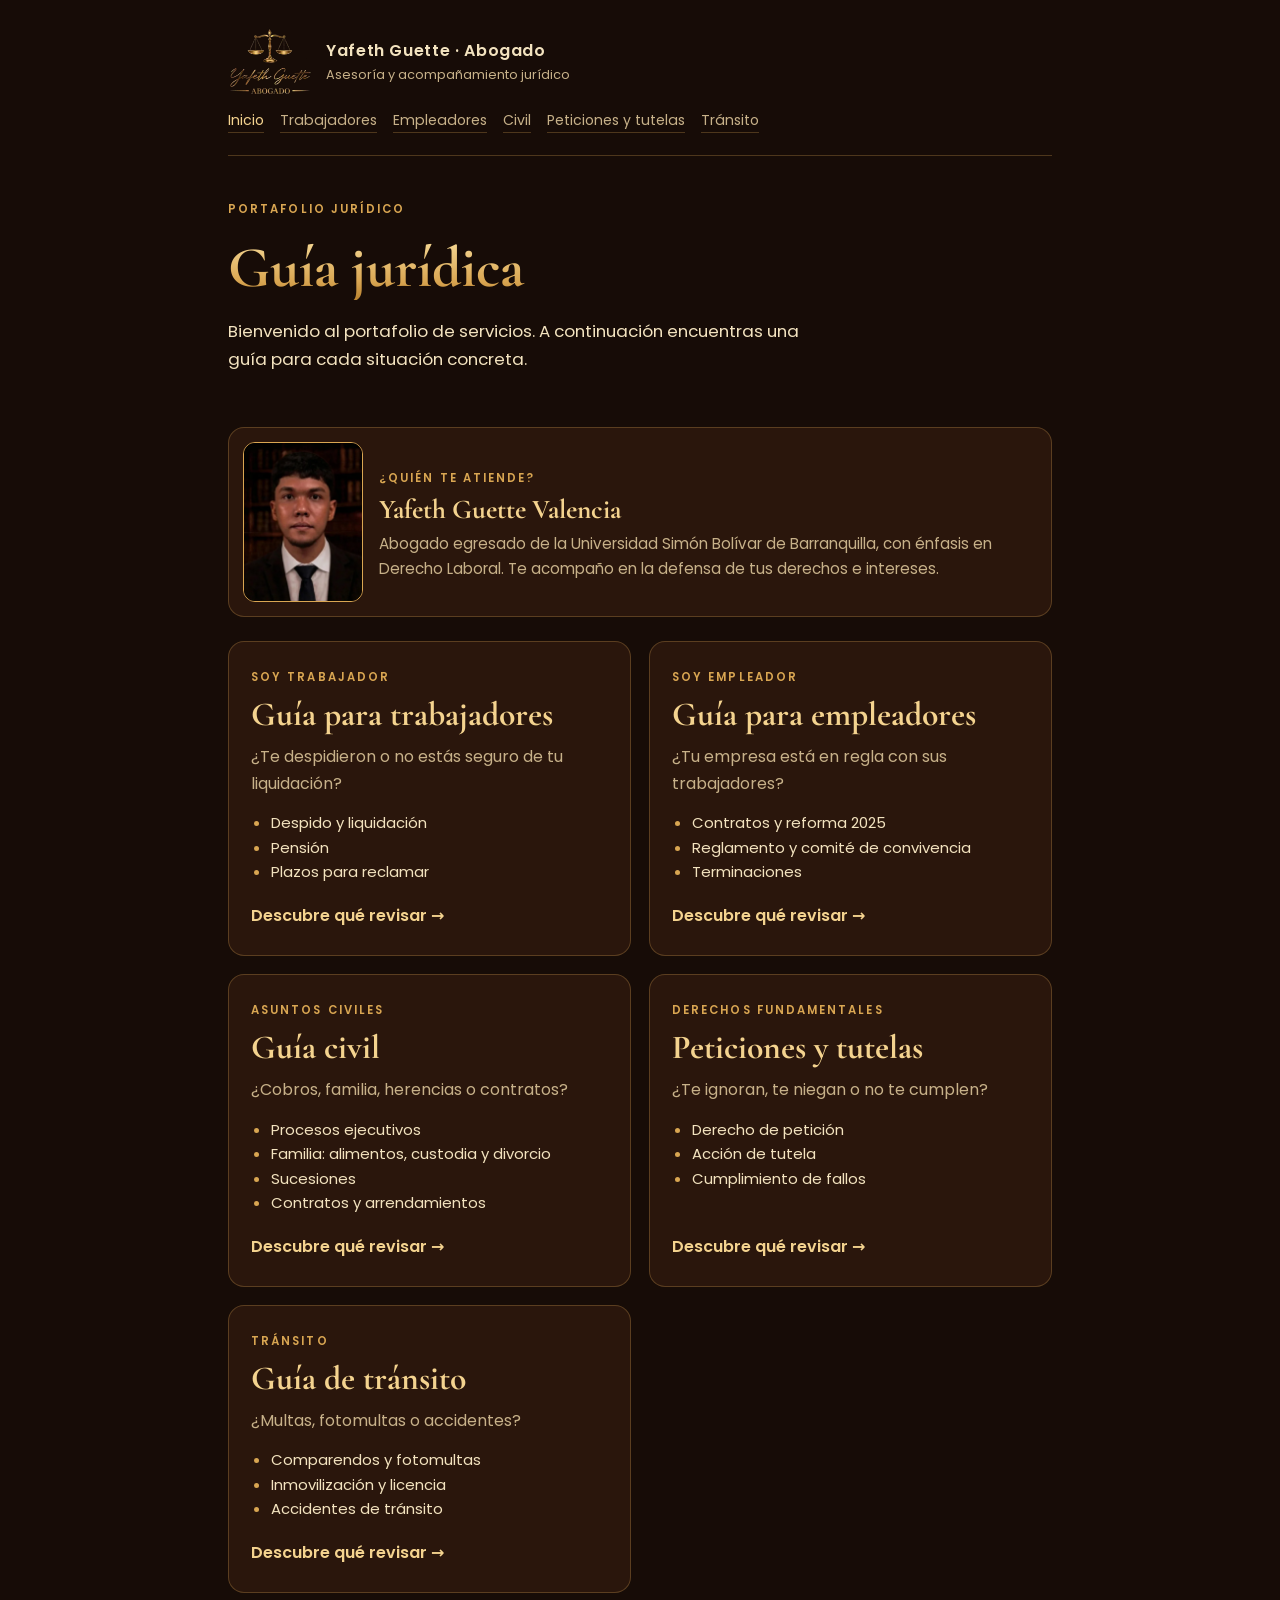
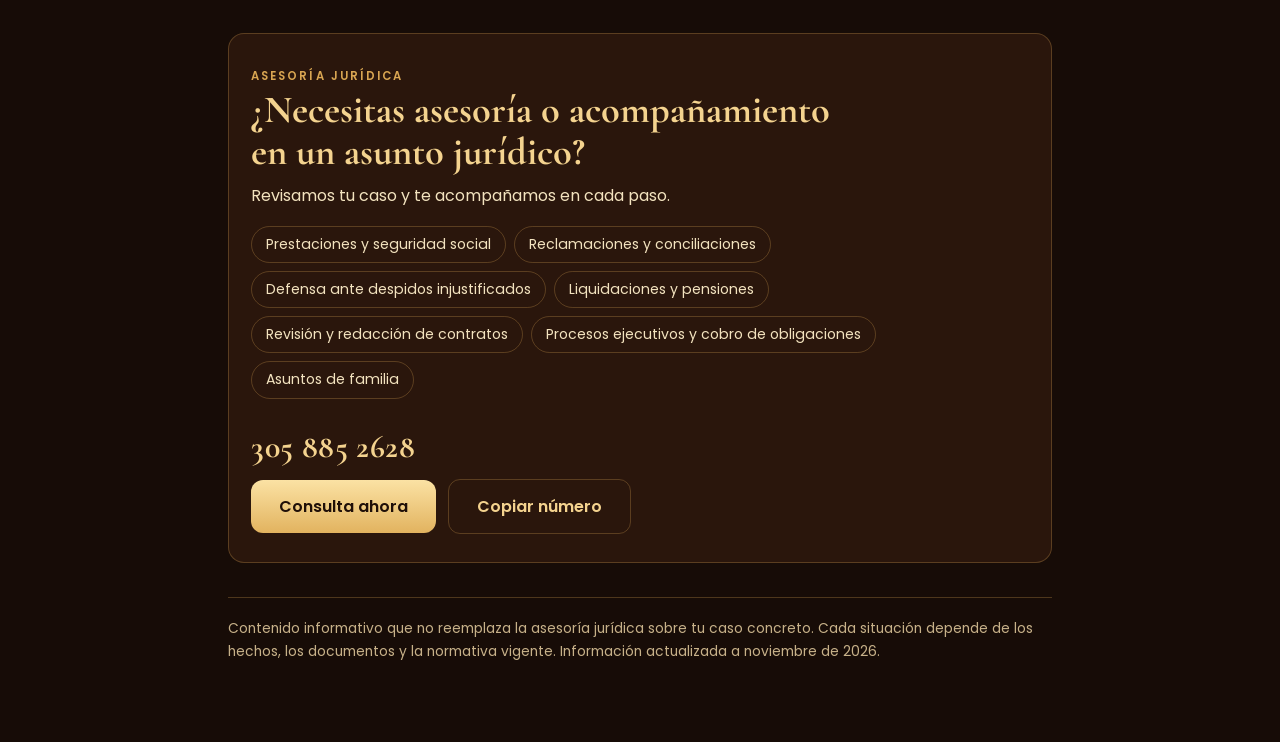
<file: index.html>
<!doctype html>
<html lang="es">
<head>
<meta charset="utf-8">
<meta name="viewport" content="width=device-width,initial-scale=1,viewport-fit=cover">
<meta name="description" content="Portafolio jurídico de Yafeth Guette, abogado: guías para trabajadores y empleadores en Colombia y asesoría en distintos ámbitos del derecho.">
<meta property="og:type" content="website">
<meta property="og:title" content="Guía Jurídica Yafeth Guette">
<meta property="og:description" content="Portafolio jurídico de Yafeth Guette, abogado: guías para trabajadores y empleadores en Colombia y asesoría en distintos ámbitos del derecho.">
<meta property="og:locale" content="es_CO">
<meta name="theme-color" content="#170c07">
<link rel="icon" type="image/webp" href="logo.webp">
<title>Guía Jurídica Yafeth Guette</title>
<link rel="stylesheet" href="https://fonts.googleapis.com/css2?family=Cormorant+Garamond:wght@600;700&family=Poppins:wght@400;500;600&display=swap">
<link rel="stylesheet" href="styles.css?v=3">
</head>
<body>
<div class="wrap">
  <div class="top">
    <a class="brand" href="index.html" aria-label="Ir al inicio"><img alt="Logo de Yafeth Guette, abogado" src="logo.webp" width="84" height="66">
    <div><b>Yafeth Guette · Abogado</b><span>Asesoría y acompañamiento jurídico</span></div></a>
    <nav aria-label="Guías"><a href="index.html" aria-current="page">Inicio</a><a href="trabajadores.html">Trabajadores</a><a href="empleadores.html">Empleadores</a><a href="civil.html">Civil</a><a href="peticiones.html">Peticiones y tutelas</a><a href="transito.html">Tránsito</a></nav>
  </div>

  <div class="hero">
    <span class="label">Portafolio jurídico</span>
    <h1>Guía jurídica</h1>
    <p class="intro">Bienvenido al portafolio de servicios. A continuación encuentras una guía para cada situación concreta.</p>
  </div>

  <div class="who" style="display:grid;grid-template-columns:120px 1fr;gap:16px;align-items:center;margin:6px 0 24px;padding:14px;border:1px solid rgba(217,166,82,.28);border-radius:16px;background:#2a160c">
    <img src="yafeth.webp" alt="Yafeth Guette Valencia, abogado" width="120" height="160" style="width:120px;height:160px;max-width:100%;object-fit:cover;object-position:center top;border-radius:12px;border:1px solid #d9a652;display:block">
    <div>
      <span class="label">¿Quién te atiende?</span>
      <h2 style="font-size:1.7rem;margin:4px 0 6px">Yafeth Guette Valencia</h2>
      <p style="margin:0;font-size:.95rem">Abogado egresado de la Universidad Simón Bolívar de Barranquilla, con énfasis en Derecho Laboral. Te acompaño en la defensa de tus derechos e intereses.</p>
    </div>
  </div>

  <div class="doors">
    <a class="door" href="trabajadores.html">
      <span class="label">Soy trabajador</span>
      <h2>Guía para trabajadores</h2>
      <p>¿Te despidieron o no estás seguro de tu liquidación?</p>
      <ul><li>Despido y liquidación</li><li>Pensión</li><li>Plazos para reclamar</li></ul>
      <span class="go">Descubre qué revisar →</span>
    </a>
    <a class="door" href="empleadores.html">
      <span class="label">Soy empleador</span>
      <h2>Guía para empleadores</h2>
      <p>¿Tu empresa está en regla con sus trabajadores?</p>
      <ul><li>Contratos y reforma 2025</li><li>Reglamento y comité de convivencia</li><li>Terminaciones</li></ul>
      <span class="go">Descubre qué revisar →</span>
    </a>
    <a class="door" href="civil.html">
      <span class="label">Asuntos civiles</span>
      <h2>Guía civil</h2>
      <p>¿Cobros, familia, herencias o contratos?</p>
      <ul><li>Procesos ejecutivos</li><li>Familia: alimentos, custodia y divorcio</li><li>Sucesiones</li><li>Contratos y arrendamientos</li></ul>
      <span class="go">Descubre qué revisar →</span>
    </a>
    <a class="door" href="peticiones.html">
      <span class="label">Derechos fundamentales</span>
      <h2>Peticiones y tutelas</h2>
      <p>¿Te ignoran, te niegan o no te cumplen?</p>
      <ul><li>Derecho de petición</li><li>Acción de tutela</li><li>Cumplimiento de fallos</li></ul>
      <span class="go">Descubre qué revisar →</span>
    </a>
    <a class="door" href="transito.html">
      <span class="label">Tránsito</span>
      <h2>Guía de tránsito</h2>
      <p>¿Multas, fotomultas o accidentes?</p>
      <ul><li>Comparendos y fotomultas</li><li>Inmovilización y licencia</li><li>Accidentes de tránsito</li></ul>
      <span class="go">Descubre qué revisar →</span>
    </a>
  </div>

  <div class="offer" id="contacto">
    <span class="label">Asesoría jurídica</span>
    <h2>¿Necesitas asesoría o acompañamiento en un asunto jurídico?</h2>
    <p>Revisamos tu caso y te acompañamos en cada paso.</p>
    <ul class="svc">
      <li>Prestaciones y seguridad social</li>
      <li>Reclamaciones y conciliaciones</li>
      <li>Defensa ante despidos injustificados</li>
      <li>Liquidaciones y pensiones</li>
      <li>Revisión y redacción de contratos</li>
      <li>Procesos ejecutivos y cobro de obligaciones</li>
      <li>Asuntos de familia</li>
    </ul>
    <div class="phone" id="tel">305 885 2628</div>
    <div class="cta-row">
      <a class="btn" href="https://wa.me/573058852628?text=Hola%20%F0%9F%91%8B%20Yafeth%2C%20estuve%20revisando%20tu%20gu%C3%ADa%20jur%C3%ADdica%20%E2%9A%96%EF%B8%8F%20y%20necesito%20asesor%C3%ADa%20y%20acompa%C3%B1amiento%20jur%C3%ADdico%20%E2%9A%96%EF%B8%8F.%20Mi%20caso%20es%20el%20siguiente%3A%20" target="_blank" rel="noopener">Consulta ahora</a>
      <button class="btn ghost" type="button" id="copy">Copiar número</button>
      <span class="muted small" id="copy-msg" aria-live="polite"></span>
    </div>
  </div>
  <footer class="small muted">
    <p>Contenido informativo que no reemplaza la asesoría jurídica sobre tu caso concreto. Cada situación depende de los hechos, los documentos y la normativa vigente. Información actualizada a noviembre de 2026.</p>
  </footer>
</div>
<script src="calc.js"></script>
</body>
</html>
</file>
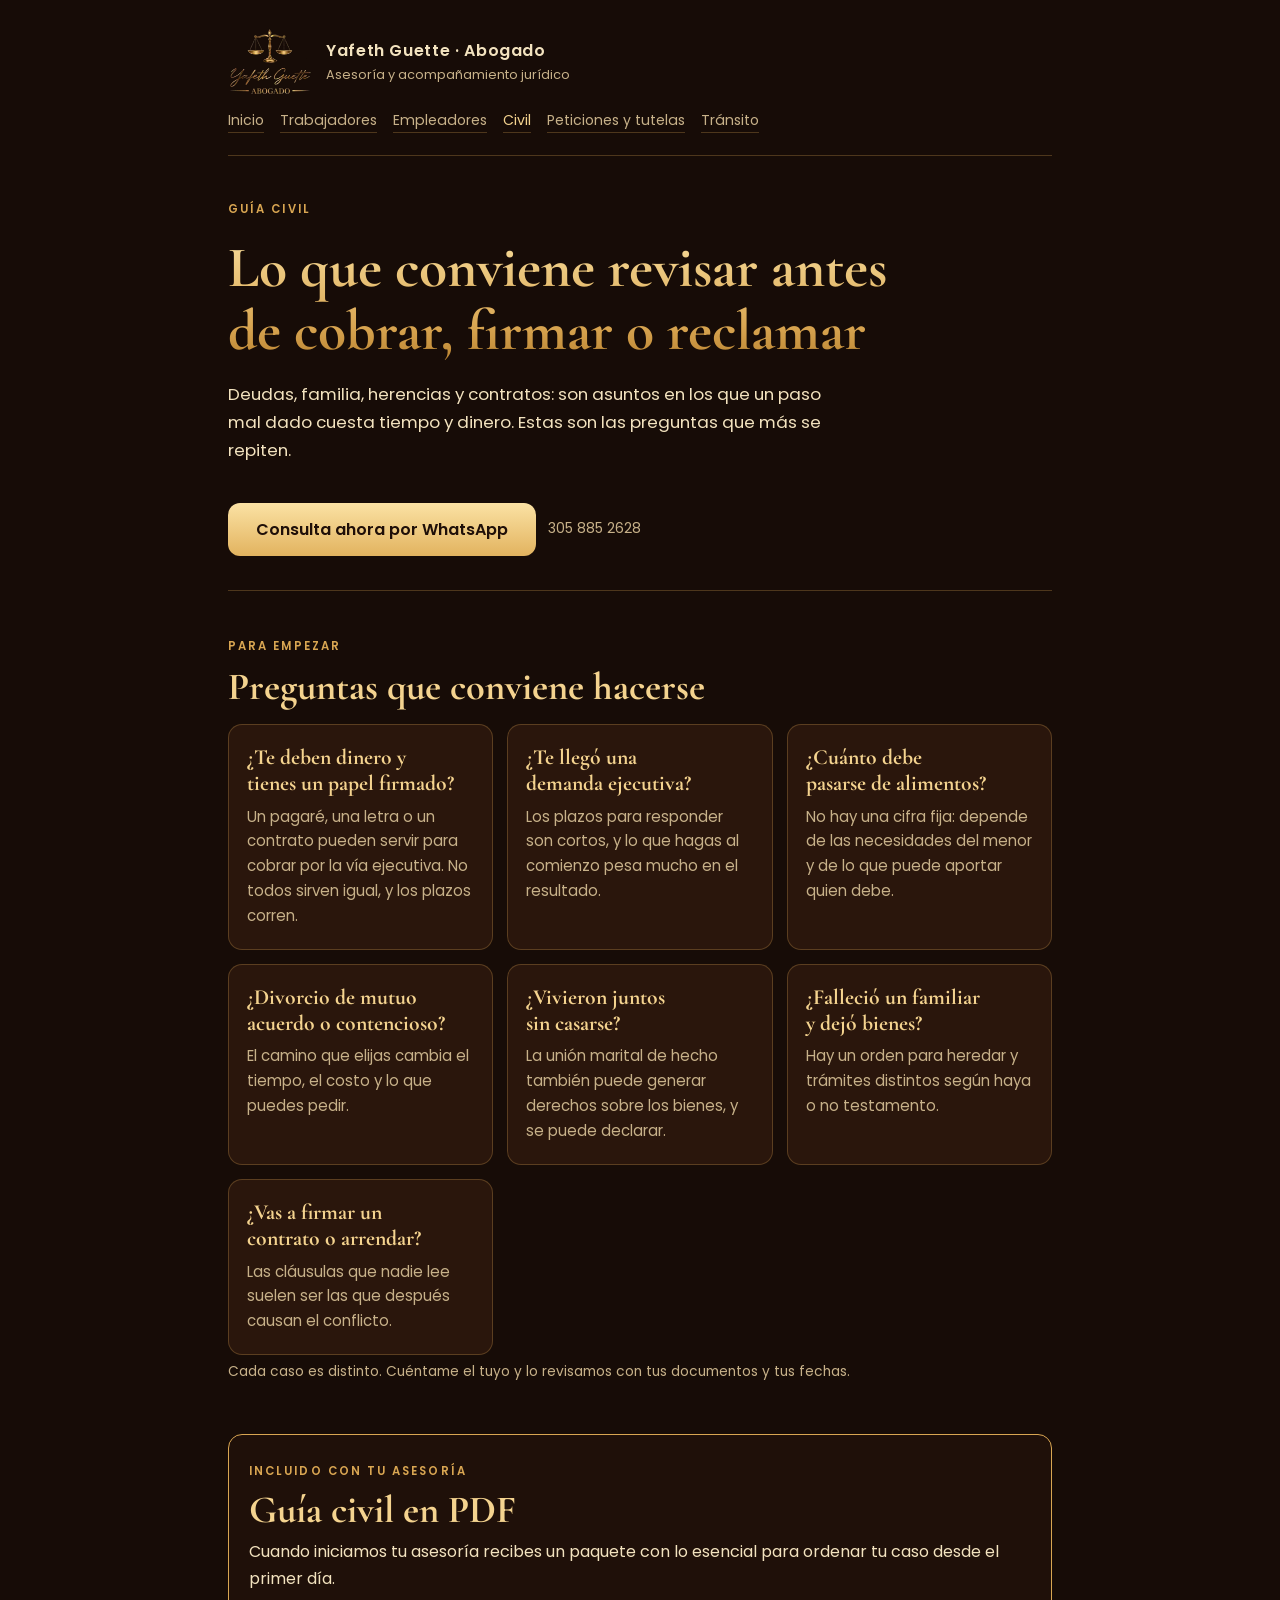
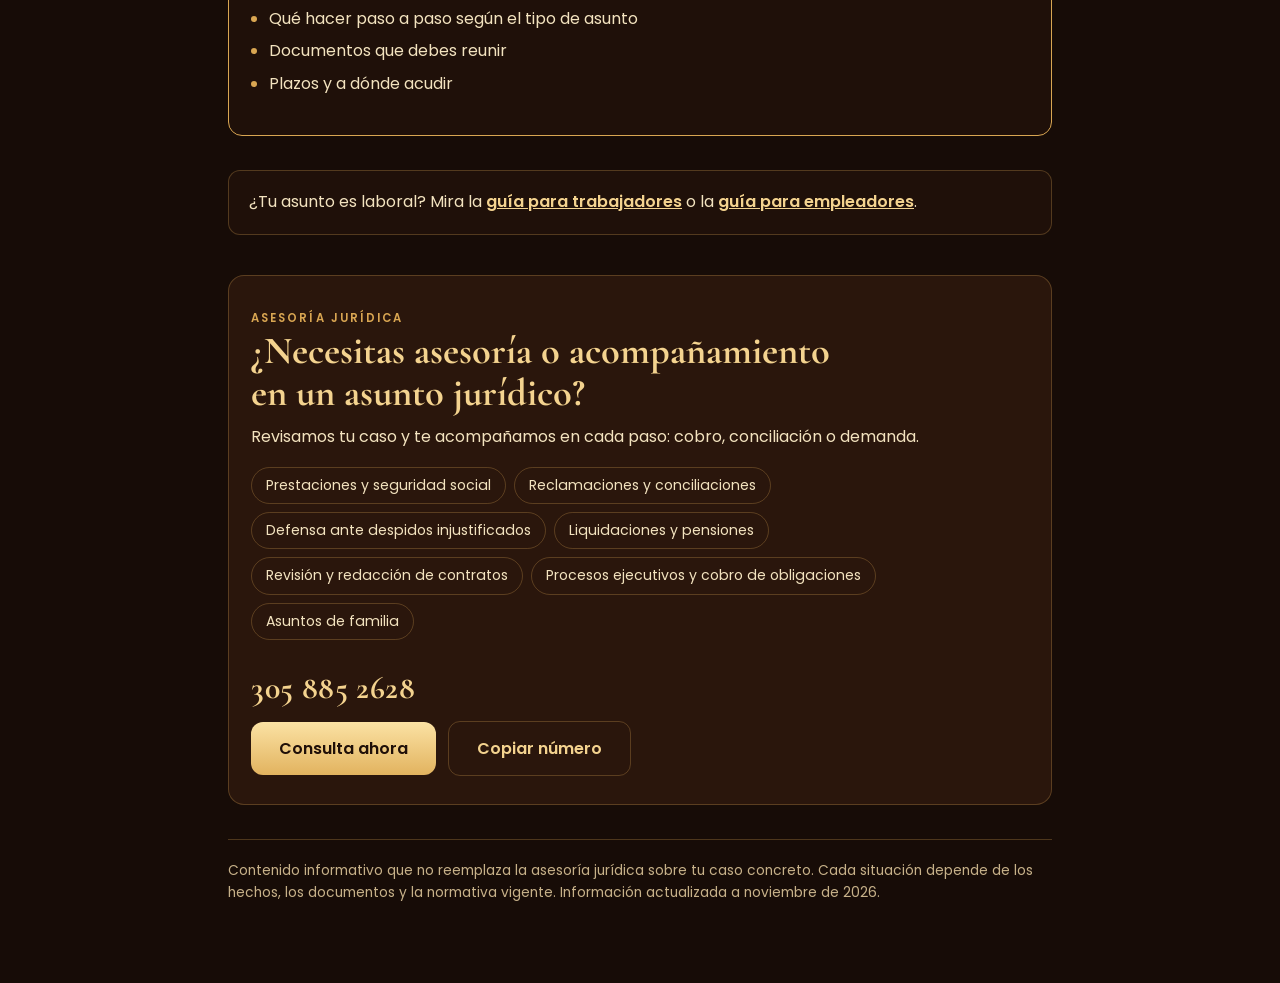
<file: civil.html>
<!doctype html>
<html lang="es">
<head>
<meta charset="utf-8">
<meta name="viewport" content="width=device-width,initial-scale=1,viewport-fit=cover">
<meta name="description" content="Procesos ejecutivos, familia, sucesiones y contratos: lo que conviene revisar a tiempo. Yafeth Guette, abogado.">
<meta property="og:type" content="website">
<meta property="og:title" content="Guía civil | Yafeth Guette">
<meta property="og:description" content="Procesos ejecutivos, familia, sucesiones y contratos: lo que conviene revisar a tiempo. Yafeth Guette, abogado.">
<meta property="og:locale" content="es_CO">
<meta name="theme-color" content="#170c07">
<link rel="icon" type="image/webp" href="logo.webp">
<title>Guía civil | Yafeth Guette</title>
<link rel="stylesheet" href="https://fonts.googleapis.com/css2?family=Cormorant+Garamond:wght@600;700&family=Poppins:wght@400;500;600&display=swap">
<link rel="stylesheet" href="styles.css">
</head>
<body>
<div class="wrap">
  <div class="top">
    <a class="brand" href="index.html" aria-label="Ir al inicio"><img alt="Logo de Yafeth Guette, abogado" src="logo.webp" width="84" height="66">
    <div><b>Yafeth Guette · Abogado</b><span>Asesoría y acompañamiento jurídico</span></div></a>
    <nav aria-label="Guías"><a href="index.html">Inicio</a><a href="trabajadores.html">Trabajadores</a><a href="empleadores.html">Empleadores</a><a href="civil.html" aria-current="page">Civil</a><a href="peticiones.html">Peticiones y tutelas</a><a href="transito.html">Tránsito</a></nav>
  </div>

  <div class="hero">
    <span class="label">Guía civil</span>
    <h1>Lo que conviene revisar antes de cobrar, firmar o reclamar</h1>
    <p class="intro">Deudas, familia, herencias y contratos: son asuntos en los que un paso mal dado cuesta tiempo y dinero. Estas son las preguntas que más se repiten.</p>
    <div class="cta-row">
      <a class="btn" href="https://wa.me/573058852628?text=Hola%20%F0%9F%91%8B%20Yafeth%2C%20estuve%20revisando%20tu%20gu%C3%ADa%20civil%20y%20necesito%20asesor%C3%ADa%20y%20acompa%C3%B1amiento%20jur%C3%ADdico%20%E2%9A%96%EF%B8%8F.%20Mi%20caso%20es%20el%20siguiente%3A%20" target="_blank" rel="noopener">Consulta ahora por WhatsApp</a>
      <span class="muted small">305 885 2628</span>
    </div>
  </div>

  <section>
    <span class="label">Para empezar</span>
    <h2>Preguntas que conviene hacerse</h2>
    <div class="hooks">
    <div class="hook"><h3>¿Te deben dinero y tienes un papel firmado?</h3><p>Un pagaré, una letra o un contrato pueden servir para cobrar por la vía ejecutiva. No todos sirven igual, y los plazos corren.</p></div>
    <div class="hook"><h3>¿Te llegó una demanda ejecutiva?</h3><p>Los plazos para responder son cortos, y lo que hagas al comienzo pesa mucho en el resultado.</p></div>
    <div class="hook"><h3>¿Cuánto debe pasarse de alimentos?</h3><p>No hay una cifra fija: depende de las necesidades del menor y de lo que puede aportar quien debe.</p></div>
    <div class="hook"><h3>¿Divorcio de mutuo acuerdo o contencioso?</h3><p>El camino que elijas cambia el tiempo, el costo y lo que puedes pedir.</p></div>
    <div class="hook"><h3>¿Vivieron juntos sin casarse?</h3><p>La unión marital de hecho también puede generar derechos sobre los bienes, y se puede declarar.</p></div>
    <div class="hook"><h3>¿Falleció un familiar y dejó bienes?</h3><p>Hay un orden para heredar y trámites distintos según haya o no testamento.</p></div>
    <div class="hook"><h3>¿Vas a firmar un contrato o arrendar?</h3><p>Las cláusulas que nadie lee suelen ser las que después causan el conflicto.</p></div>
  </div>
    <p class="small muted">Cada caso es distinto. Cuéntame el tuyo y lo revisamos con tus documentos y tus fechas.</p>
  </section>

  <div class="pkg">
    <span class="label">Incluido con tu asesoría</span>
    <h2>Guía civil en PDF</h2>
    <p>Cuando iniciamos tu asesoría recibes un paquete con lo esencial para ordenar tu caso desde el primer día.</p>
    <ul class="plain"><li>Qué hacer paso a paso según el tipo de asunto</li><li>Documentos que debes reunir</li><li>Plazos y a dónde acudir</li></ul>
  </div>

  <div class="cross">¿Tu asunto es laboral? Mira la <a href="trabajadores.html">guía para trabajadores</a> o la <a href="empleadores.html">guía para empleadores</a>.</div>

  <div class="offer" id="contacto">
    <span class="label">Asesoría jurídica</span>
    <h2>¿Necesitas asesoría o acompañamiento en un asunto jurídico?</h2>
    <p>Revisamos tu caso y te acompañamos en cada paso: cobro, conciliación o demanda.</p>
    <ul class="svc">
      <li>Prestaciones y seguridad social</li>
      <li>Reclamaciones y conciliaciones</li>
      <li>Defensa ante despidos injustificados</li>
      <li>Liquidaciones y pensiones</li>
      <li>Revisión y redacción de contratos</li>
      <li>Procesos ejecutivos y cobro de obligaciones</li>
      <li>Asuntos de familia</li>
    </ul>
    <div class="phone" id="tel">305 885 2628</div>
    <div class="cta-row">
      <a class="btn" href="https://wa.me/573058852628?text=Hola%20%F0%9F%91%8B%20Yafeth%2C%20estuve%20revisando%20tu%20gu%C3%ADa%20civil%20y%20necesito%20asesor%C3%ADa%20y%20acompa%C3%B1amiento%20jur%C3%ADdico%20%E2%9A%96%EF%B8%8F.%20Mi%20caso%20es%20el%20siguiente%3A%20" target="_blank" rel="noopener">Consulta ahora</a>
      <button class="btn ghost" type="button" id="copy">Copiar número</button>
      <span class="muted small" id="copy-msg" aria-live="polite"></span>
    </div>
  </div>
  <footer class="small muted">
    <p>Contenido informativo que no reemplaza la asesoría jurídica sobre tu caso concreto. Cada situación depende de los hechos, los documentos y la normativa vigente. Información actualizada a noviembre de 2026.</p>
  </footer>
</div>
<script src="calc.js"></script>
</body>
</html>
</file>
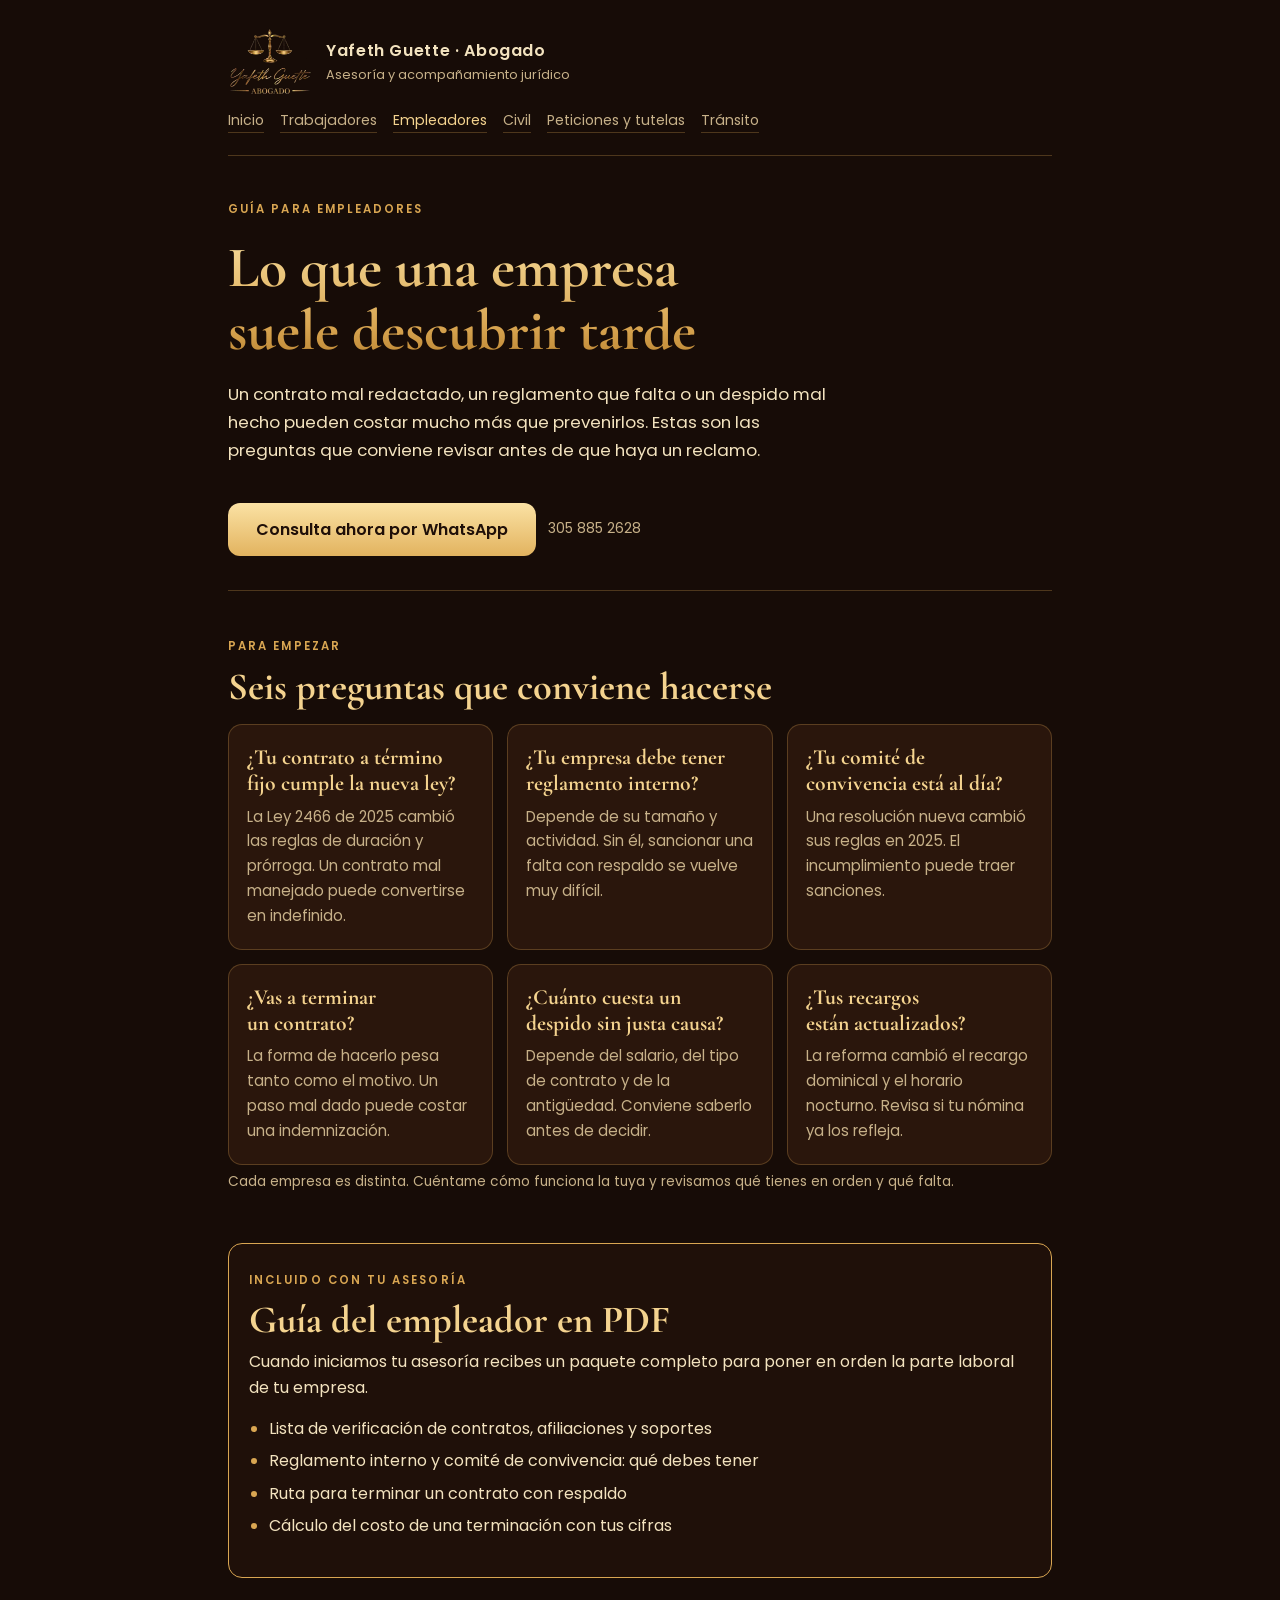
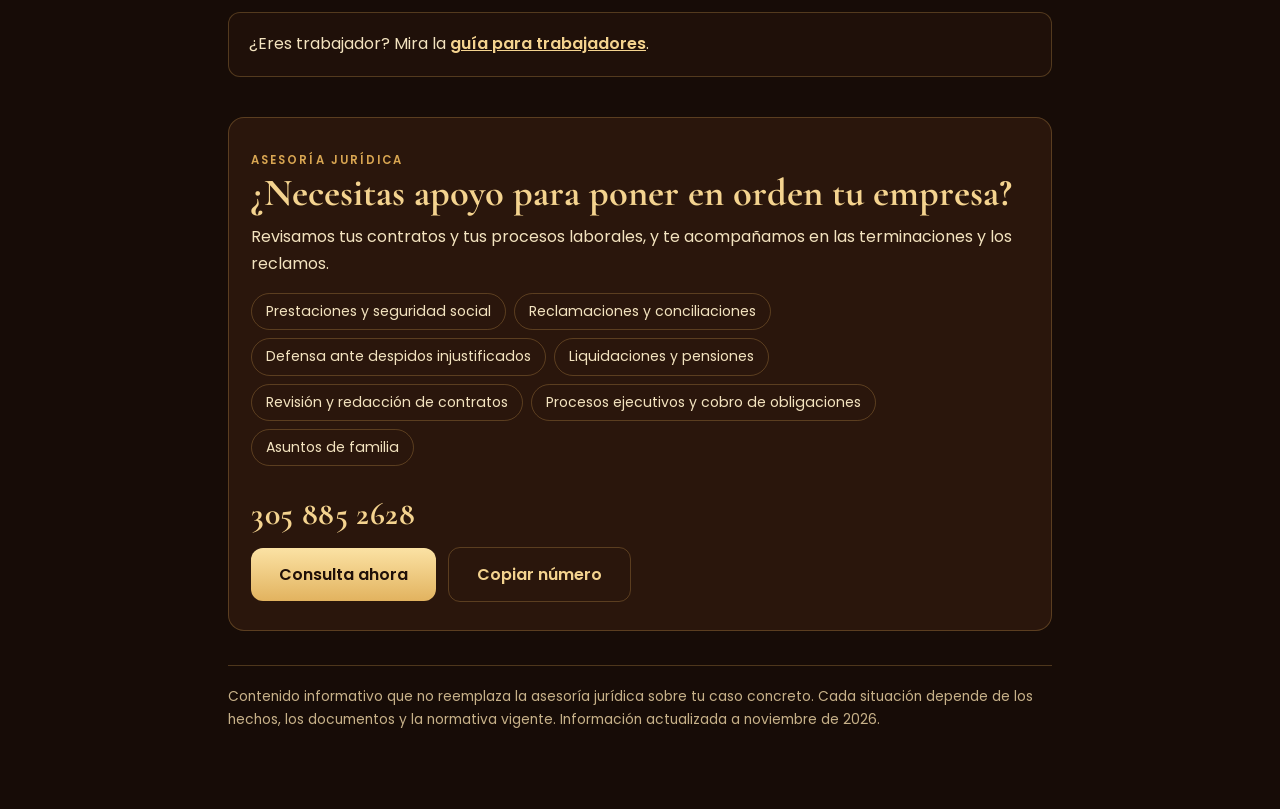
<file: empleadores.html>
<!doctype html>
<html lang="es">
<head>
<meta charset="utf-8">
<meta name="viewport" content="width=device-width,initial-scale=1,viewport-fit=cover">
<meta name="description" content="Contratos, reglamento interno, comité de convivencia y terminaciones: lo que una empresa debe revisar a tiempo. Yafeth Guette, abogado.">
<meta property="og:type" content="website">
<meta property="og:title" content="Guía para empleadores | Yafeth Guette">
<meta property="og:description" content="Contratos, reglamento interno, comité de convivencia y terminaciones: lo que una empresa debe revisar a tiempo. Yafeth Guette, abogado.">
<meta property="og:locale" content="es_CO">
<meta name="theme-color" content="#170c07">
<link rel="icon" type="image/webp" href="logo.webp">
<title>Guía para empleadores | Yafeth Guette</title>
<link rel="stylesheet" href="https://fonts.googleapis.com/css2?family=Cormorant+Garamond:wght@600;700&family=Poppins:wght@400;500;600&display=swap">
<link rel="stylesheet" href="styles.css">
</head>
<body>
<div class="wrap">
  <div class="top">
    <a class="brand" href="index.html" aria-label="Ir al inicio"><img alt="Logo de Yafeth Guette, abogado" src="logo.webp" width="84" height="66">
    <div><b>Yafeth Guette · Abogado</b><span>Asesoría y acompañamiento jurídico</span></div></a>
    <nav aria-label="Guías"><a href="index.html">Inicio</a><a href="trabajadores.html">Trabajadores</a><a href="empleadores.html" aria-current="page">Empleadores</a><a href="civil.html">Civil</a><a href="peticiones.html">Peticiones y tutelas</a><a href="transito.html">Tránsito</a></nav>
  </div>

  <div class="hero">
    <span class="label">Guía para empleadores</span>
    <h1>Lo que una empresa suele descubrir tarde</h1>
    <p class="intro">Un contrato mal redactado, un reglamento que falta o un despido mal hecho pueden costar mucho más que prevenirlos. Estas son las preguntas que conviene revisar antes de que haya un reclamo.</p>
    <div class="cta-row">
      <a class="btn" href="https://wa.me/573058852628?text=Hola%20%F0%9F%91%8B%20Yafeth%2C%20estuve%20revisando%20tu%20gu%C3%ADa%20para%20empleadores%20y%20necesito%20asesor%C3%ADa%20y%20acompa%C3%B1amiento%20jur%C3%ADdico%20%E2%9A%96%EF%B8%8F.%20Mi%20caso%20es%20el%20siguiente%3A%20" target="_blank" rel="noopener">Consulta ahora por WhatsApp</a>
      <span class="muted small">305 885 2628</span>
    </div>
  </div>

  <section>
    <span class="label">Para empezar</span>
    <h2>Seis preguntas que conviene hacerse</h2>
    <div class="hooks">
    <div class="hook"><h3>¿Tu contrato a término fijo cumple la nueva ley?</h3><p>La Ley 2466 de 2025 cambió las reglas de duración y prórroga. Un contrato mal manejado puede convertirse en indefinido.</p></div>
    <div class="hook"><h3>¿Tu empresa debe tener reglamento interno?</h3><p>Depende de su tamaño y actividad. Sin él, sancionar una falta con respaldo se vuelve muy difícil.</p></div>
    <div class="hook"><h3>¿Tu comité de convivencia está al día?</h3><p>Una resolución nueva cambió sus reglas en 2025. El incumplimiento puede traer sanciones.</p></div>
    <div class="hook"><h3>¿Vas a terminar un contrato?</h3><p>La forma de hacerlo pesa tanto como el motivo. Un paso mal dado puede costar una indemnización.</p></div>
    <div class="hook"><h3>¿Cuánto cuesta un despido sin justa causa?</h3><p>Depende del salario, del tipo de contrato y de la antigüedad. Conviene saberlo antes de decidir.</p></div>
    <div class="hook"><h3>¿Tus recargos están actualizados?</h3><p>La reforma cambió el recargo dominical y el horario nocturno. Revisa si tu nómina ya los refleja.</p></div>
  </div>
    <p class="small muted">Cada empresa es distinta. Cuéntame cómo funciona la tuya y revisamos qué tienes en orden y qué falta.</p>
  </section>

  <div class="pkg">
    <span class="label">Incluido con tu asesoría</span>
    <h2>Guía del empleador en PDF</h2>
    <p>Cuando iniciamos tu asesoría recibes un paquete completo para poner en orden la parte laboral de tu empresa.</p>
    <ul class="plain"><li>Lista de verificación de contratos, afiliaciones y soportes</li><li>Reglamento interno y comité de convivencia: qué debes tener</li><li>Ruta para terminar un contrato con respaldo</li><li>Cálculo del costo de una terminación con tus cifras</li></ul>
  </div>

  <div class="cross">¿Eres trabajador? Mira la <a href="trabajadores.html">guía para trabajadores</a>.</div>

  <div class="offer" id="contacto">
    <span class="label">Asesoría jurídica</span>
    <h2>¿Necesitas apoyo para poner en orden tu empresa?</h2>
    <p>Revisamos tus contratos y tus procesos laborales, y te acompañamos en las terminaciones y los reclamos.</p>
    <ul class="svc">
      <li>Prestaciones y seguridad social</li>
      <li>Reclamaciones y conciliaciones</li>
      <li>Defensa ante despidos injustificados</li>
      <li>Liquidaciones y pensiones</li>
      <li>Revisión y redacción de contratos</li>
      <li>Procesos ejecutivos y cobro de obligaciones</li>
      <li>Asuntos de familia</li>
    </ul>
    <div class="phone" id="tel">305 885 2628</div>
    <div class="cta-row">
      <a class="btn" href="https://wa.me/573058852628?text=Hola%20%F0%9F%91%8B%20Yafeth%2C%20estuve%20revisando%20tu%20gu%C3%ADa%20para%20empleadores%20y%20necesito%20asesor%C3%ADa%20y%20acompa%C3%B1amiento%20jur%C3%ADdico%20%E2%9A%96%EF%B8%8F.%20Mi%20caso%20es%20el%20siguiente%3A%20" target="_blank" rel="noopener">Consulta ahora</a>
      <button class="btn ghost" type="button" id="copy">Copiar número</button>
      <span class="muted small" id="copy-msg" aria-live="polite"></span>
    </div>
  </div>
  <footer class="small muted">
    <p>Contenido informativo que no reemplaza la asesoría jurídica sobre tu caso concreto. Cada situación depende de los hechos, los documentos y la normativa vigente. Información actualizada a noviembre de 2026.</p>
  </footer>
</div>
<script src="calc.js"></script>
</body>
</html>
</file>
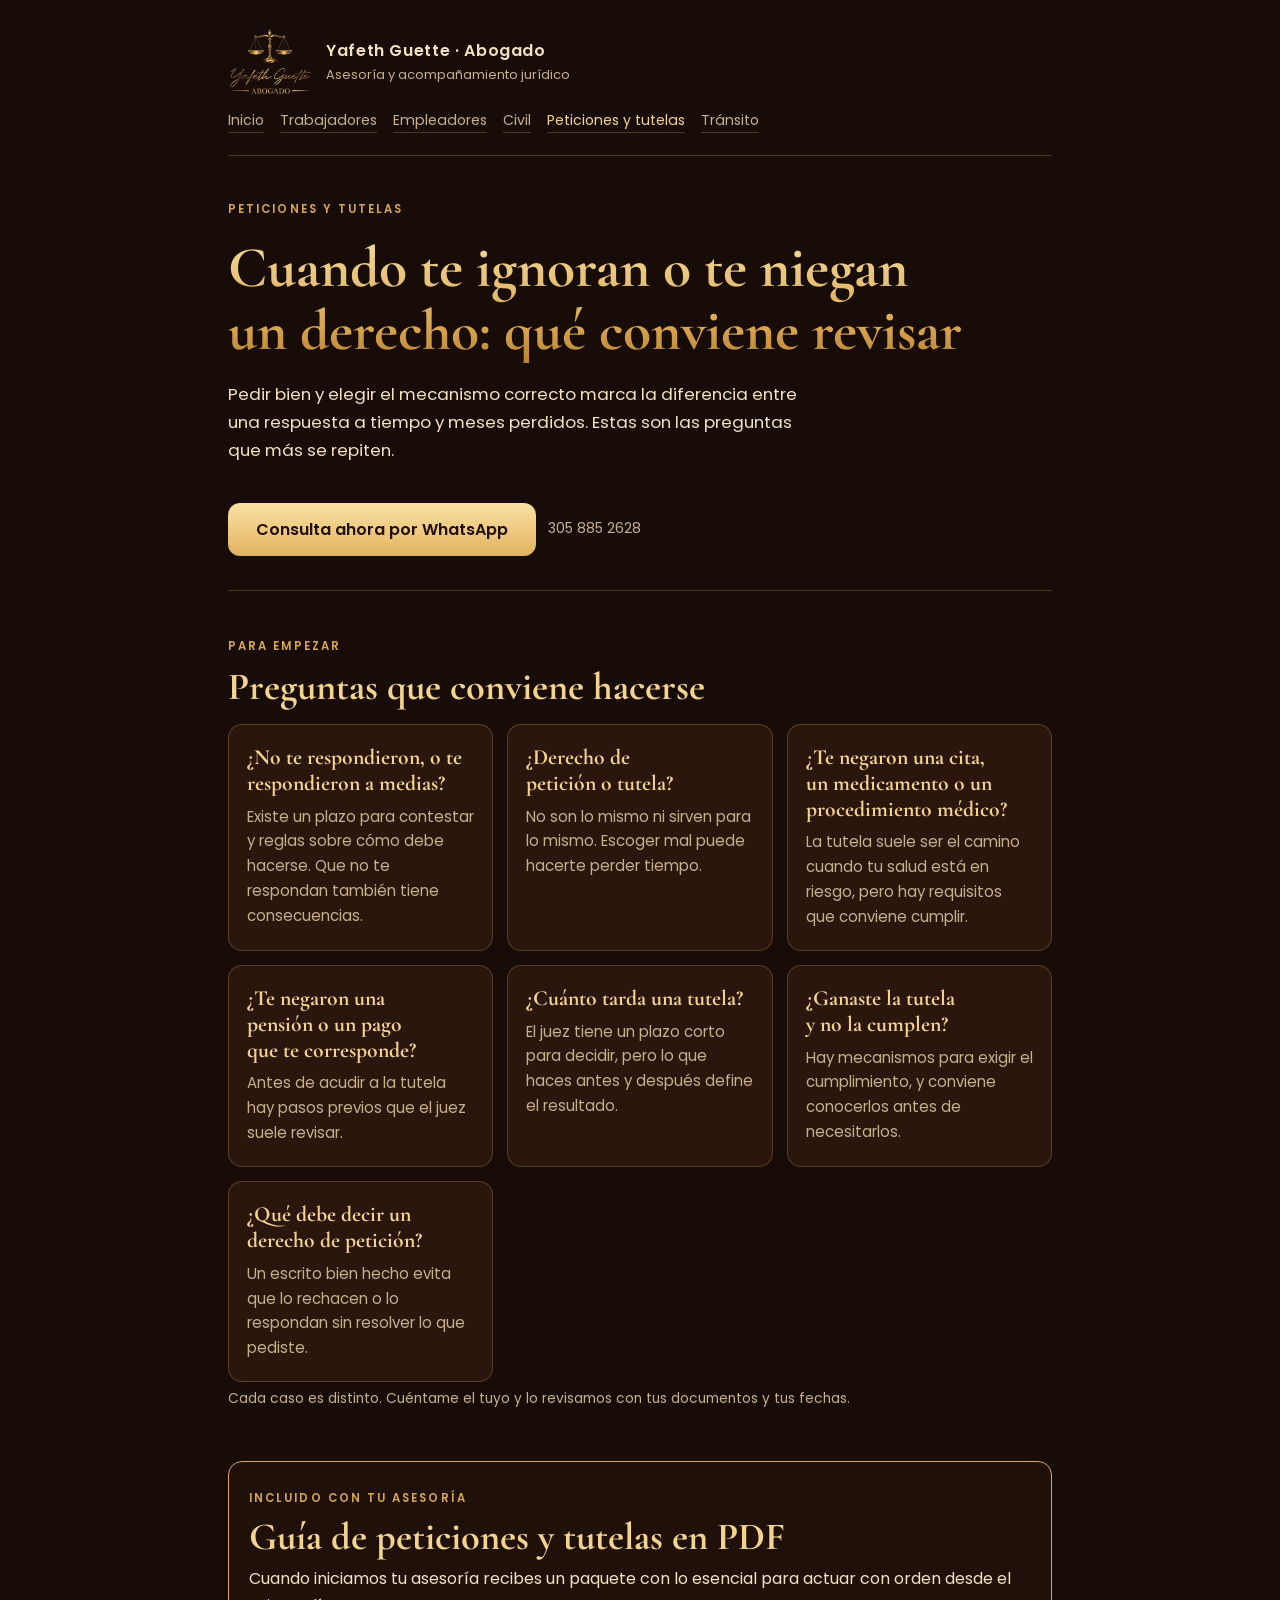
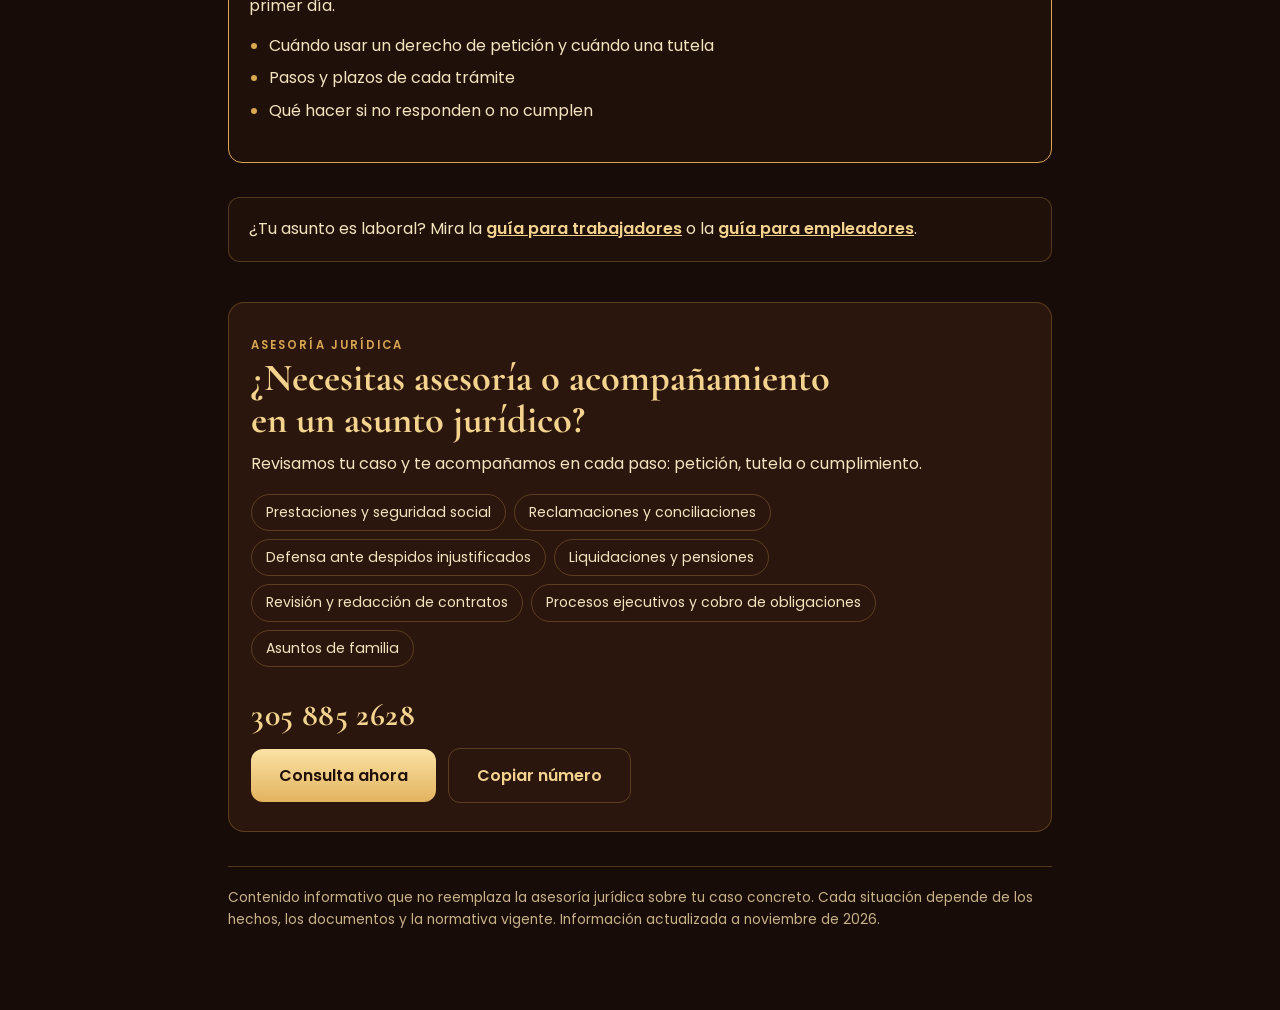
<file: peticiones.html>
<!doctype html>
<html lang="es">
<head>
<meta charset="utf-8">
<meta name="viewport" content="width=device-width,initial-scale=1,viewport-fit=cover">
<meta name="description" content="Derechos de petición y acciones de tutela: lo que conviene revisar a tiempo. Yafeth Guette, abogado.">
<meta property="og:type" content="website">
<meta property="og:title" content="Peticiones y tutelas | Yafeth Guette">
<meta property="og:description" content="Derechos de petición y acciones de tutela: lo que conviene revisar a tiempo. Yafeth Guette, abogado.">
<meta property="og:locale" content="es_CO">
<meta name="theme-color" content="#170c07">
<link rel="icon" type="image/webp" href="logo.webp">
<title>Peticiones y tutelas | Yafeth Guette</title>
<link rel="stylesheet" href="https://fonts.googleapis.com/css2?family=Cormorant+Garamond:wght@600;700&family=Poppins:wght@400;500;600&display=swap">
<link rel="stylesheet" href="styles.css">
</head>
<body>
<div class="wrap">
  <div class="top">
    <a class="brand" href="index.html" aria-label="Ir al inicio"><img alt="Logo de Yafeth Guette, abogado" src="logo.webp" width="84" height="66">
    <div><b>Yafeth Guette · Abogado</b><span>Asesoría y acompañamiento jurídico</span></div></a>
    <nav aria-label="Guías"><a href="index.html">Inicio</a><a href="trabajadores.html">Trabajadores</a><a href="empleadores.html">Empleadores</a><a href="civil.html">Civil</a><a href="peticiones.html" aria-current="page">Peticiones y tutelas</a><a href="transito.html">Tránsito</a></nav>
  </div>

  <div class="hero">
    <span class="label">Peticiones y tutelas</span>
    <h1>Cuando te ignoran o te niegan un derecho: qué conviene revisar</h1>
    <p class="intro">Pedir bien y elegir el mecanismo correcto marca la diferencia entre una respuesta a tiempo y meses perdidos. Estas son las preguntas que más se repiten.</p>
    <div class="cta-row">
      <a class="btn" href="https://wa.me/573058852628?text=Hola%20%F0%9F%91%8B%20Yafeth%2C%20estuve%20revisando%20tu%20gu%C3%ADa%20de%20peticiones%20y%20tutelas%20y%20necesito%20asesor%C3%ADa%20y%20acompa%C3%B1amiento%20jur%C3%ADdico%20%E2%9A%96%EF%B8%8F.%20Mi%20caso%20es%20el%20siguiente%3A%20" target="_blank" rel="noopener">Consulta ahora por WhatsApp</a>
      <span class="muted small">305 885 2628</span>
    </div>
  </div>

  <section>
    <span class="label">Para empezar</span>
    <h2>Preguntas que conviene hacerse</h2>
    <div class="hooks">
    <div class="hook"><h3>¿No te respondieron, o te respondieron a medias?</h3><p>Existe un plazo para contestar y reglas sobre cómo debe hacerse. Que no te respondan también tiene consecuencias.</p></div>
    <div class="hook"><h3>¿Derecho de petición o tutela?</h3><p>No son lo mismo ni sirven para lo mismo. Escoger mal puede hacerte perder tiempo.</p></div>
    <div class="hook"><h3>¿Te negaron una cita, un medicamento o un procedimiento médico?</h3><p>La tutela suele ser el camino cuando tu salud está en riesgo, pero hay requisitos que conviene cumplir.</p></div>
    <div class="hook"><h3>¿Te negaron una pensión o un pago que te corresponde?</h3><p>Antes de acudir a la tutela hay pasos previos que el juez suele revisar.</p></div>
    <div class="hook"><h3>¿Cuánto tarda una tutela?</h3><p>El juez tiene un plazo corto para decidir, pero lo que haces antes y después define el resultado.</p></div>
    <div class="hook"><h3>¿Ganaste la tutela y no la cumplen?</h3><p>Hay mecanismos para exigir el cumplimiento, y conviene conocerlos antes de necesitarlos.</p></div>
    <div class="hook"><h3>¿Qué debe decir un derecho de petición?</h3><p>Un escrito bien hecho evita que lo rechacen o lo respondan sin resolver lo que pediste.</p></div>
  </div>
    <p class="small muted">Cada caso es distinto. Cuéntame el tuyo y lo revisamos con tus documentos y tus fechas.</p>
  </section>

  <div class="pkg">
    <span class="label">Incluido con tu asesoría</span>
    <h2>Guía de peticiones y tutelas en PDF</h2>
    <p>Cuando iniciamos tu asesoría recibes un paquete con lo esencial para actuar con orden desde el primer día.</p>
    <ul class="plain"><li>Cuándo usar un derecho de petición y cuándo una tutela</li><li>Pasos y plazos de cada trámite</li><li>Qué hacer si no responden o no cumplen</li></ul>
  </div>

  <div class="cross">¿Tu asunto es laboral? Mira la <a href="trabajadores.html">guía para trabajadores</a> o la <a href="empleadores.html">guía para empleadores</a>.</div>

  <div class="offer" id="contacto">
    <span class="label">Asesoría jurídica</span>
    <h2>¿Necesitas asesoría o acompañamiento en un asunto jurídico?</h2>
    <p>Revisamos tu caso y te acompañamos en cada paso: petición, tutela o cumplimiento.</p>
    <ul class="svc">
      <li>Prestaciones y seguridad social</li>
      <li>Reclamaciones y conciliaciones</li>
      <li>Defensa ante despidos injustificados</li>
      <li>Liquidaciones y pensiones</li>
      <li>Revisión y redacción de contratos</li>
      <li>Procesos ejecutivos y cobro de obligaciones</li>
      <li>Asuntos de familia</li>
    </ul>
    <div class="phone" id="tel">305 885 2628</div>
    <div class="cta-row">
      <a class="btn" href="https://wa.me/573058852628?text=Hola%20%F0%9F%91%8B%20Yafeth%2C%20estuve%20revisando%20tu%20gu%C3%ADa%20de%20peticiones%20y%20tutelas%20y%20necesito%20asesor%C3%ADa%20y%20acompa%C3%B1amiento%20jur%C3%ADdico%20%E2%9A%96%EF%B8%8F.%20Mi%20caso%20es%20el%20siguiente%3A%20" target="_blank" rel="noopener">Consulta ahora</a>
      <button class="btn ghost" type="button" id="copy">Copiar número</button>
      <span class="muted small" id="copy-msg" aria-live="polite"></span>
    </div>
  </div>
  <footer class="small muted">
    <p>Contenido informativo que no reemplaza la asesoría jurídica sobre tu caso concreto. Cada situación depende de los hechos, los documentos y la normativa vigente. Información actualizada a noviembre de 2026.</p>
  </footer>
</div>
<script src="calc.js"></script>
</body>
</html>
</file>
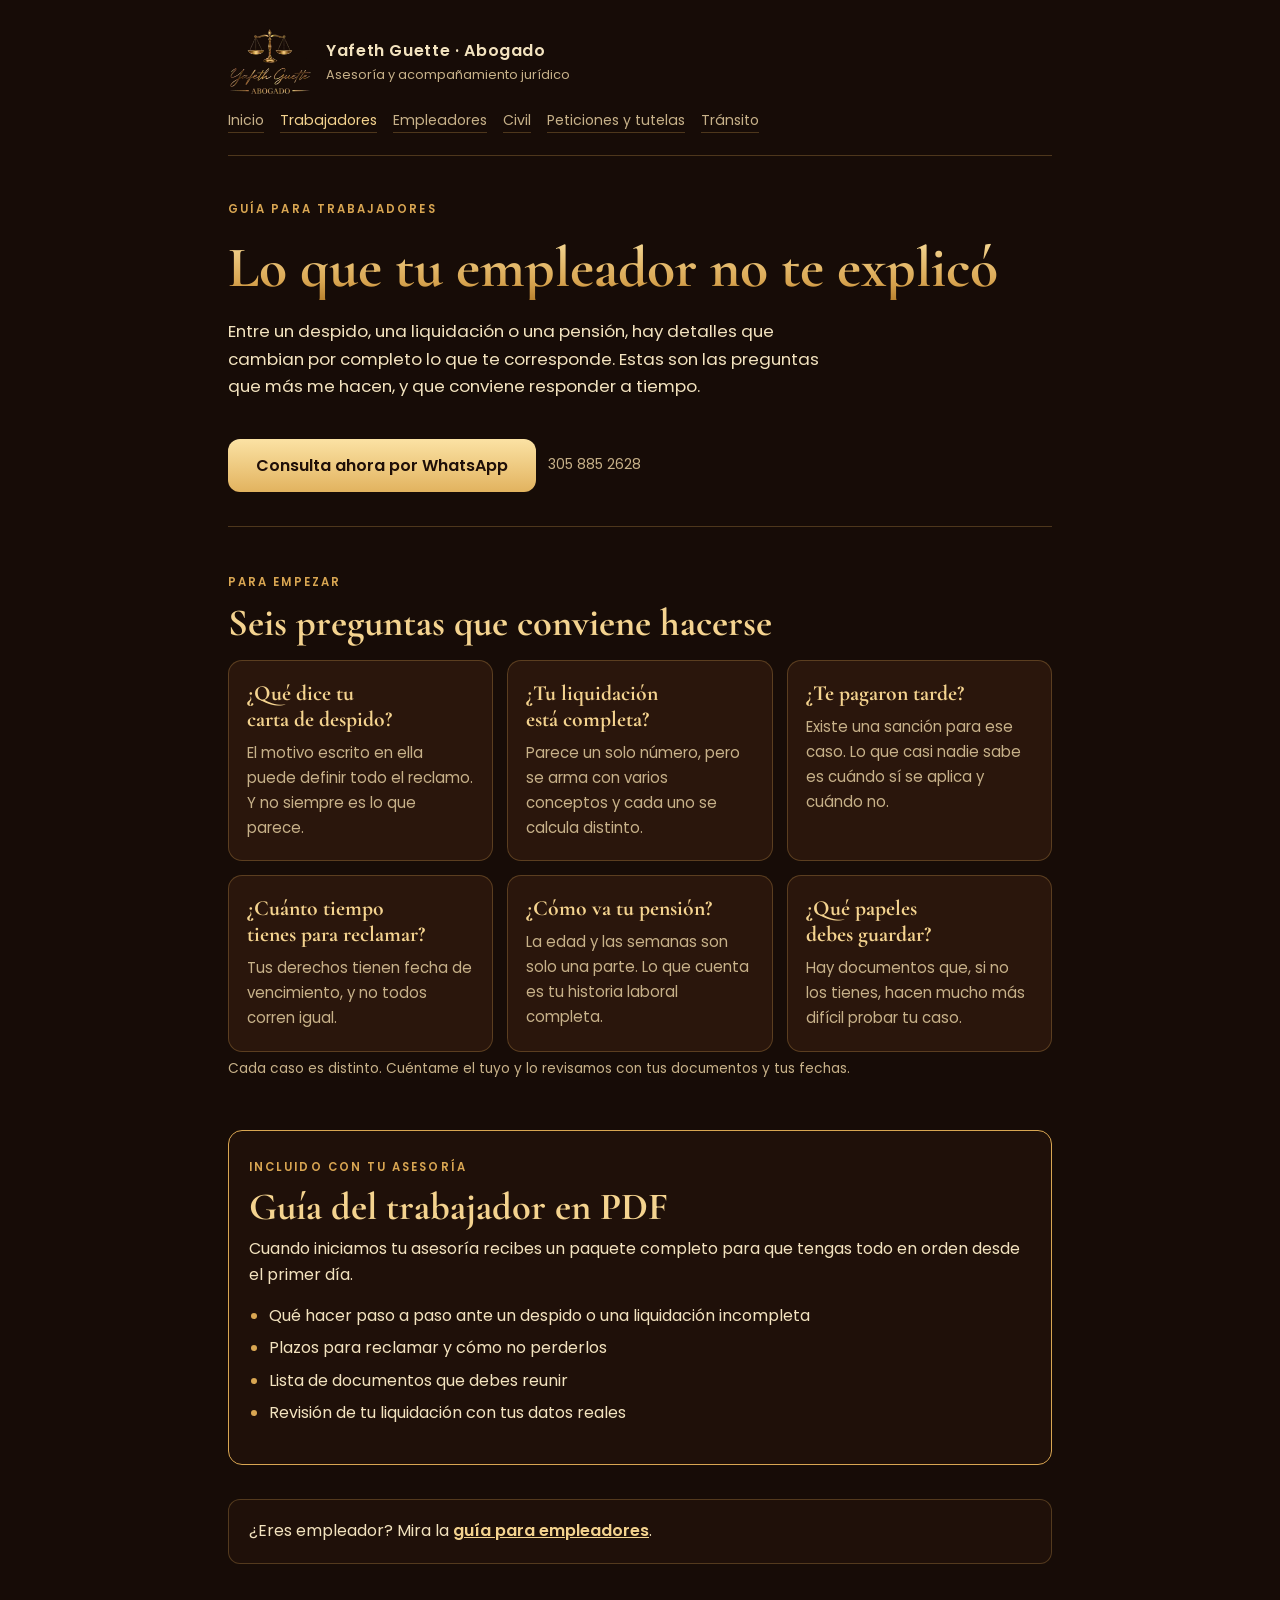
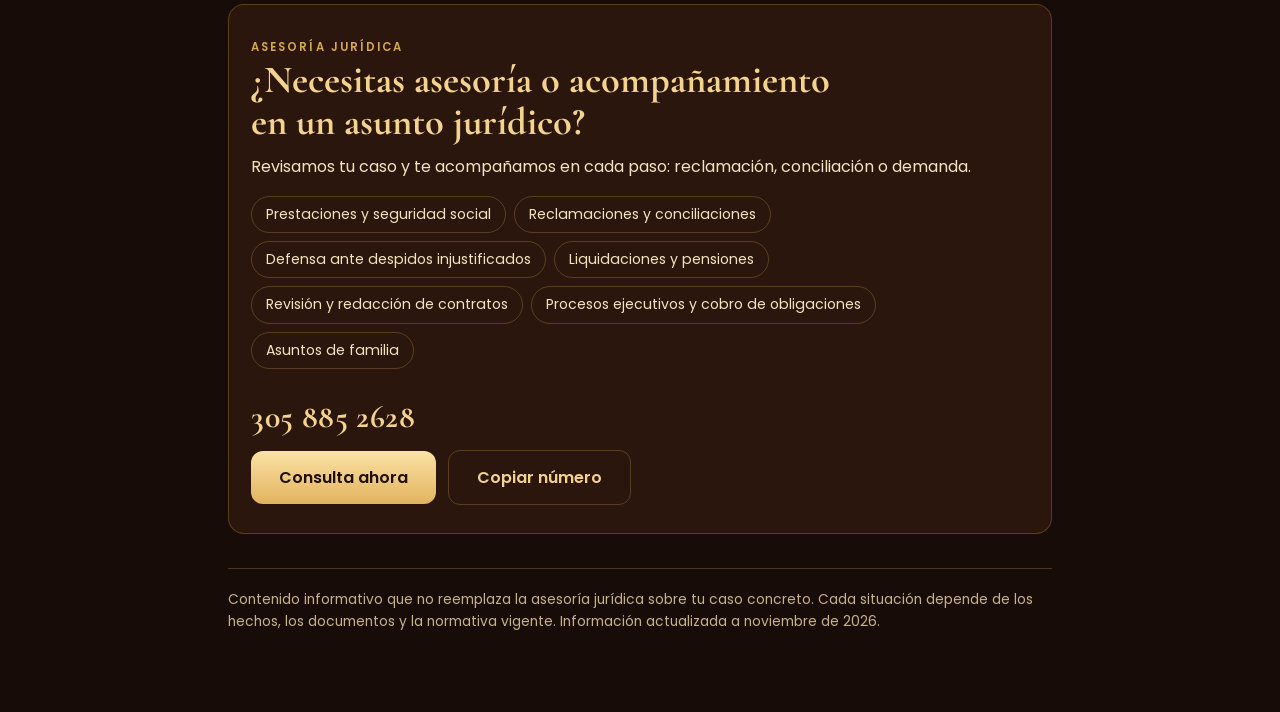
<file: trabajadores.html>
<!doctype html>
<html lang="es">
<head>
<meta charset="utf-8">
<meta name="viewport" content="width=device-width,initial-scale=1,viewport-fit=cover">
<meta name="description" content="Despido, liquidación y pensión en Colombia: las preguntas que conviene resolver a tiempo. Yafeth Guette, abogado laboralista.">
<meta property="og:type" content="website">
<meta property="og:title" content="Guía para trabajadores | Yafeth Guette">
<meta property="og:description" content="Despido, liquidación y pensión en Colombia: las preguntas que conviene resolver a tiempo. Yafeth Guette, abogado laboralista.">
<meta property="og:locale" content="es_CO">
<meta name="theme-color" content="#170c07">
<link rel="icon" type="image/webp" href="logo.webp">
<title>Guía para trabajadores | Yafeth Guette</title>
<link rel="stylesheet" href="https://fonts.googleapis.com/css2?family=Cormorant+Garamond:wght@600;700&family=Poppins:wght@400;500;600&display=swap">
<link rel="stylesheet" href="styles.css">
</head>
<body>
<div class="wrap">
  <div class="top">
    <a class="brand" href="index.html" aria-label="Ir al inicio"><img alt="Logo de Yafeth Guette, abogado" src="logo.webp" width="84" height="66">
    <div><b>Yafeth Guette · Abogado</b><span>Asesoría y acompañamiento jurídico</span></div></a>
    <nav aria-label="Guías"><a href="index.html">Inicio</a><a href="trabajadores.html" aria-current="page">Trabajadores</a><a href="empleadores.html">Empleadores</a><a href="civil.html">Civil</a><a href="peticiones.html">Peticiones y tutelas</a><a href="transito.html">Tránsito</a></nav>
  </div>

  <div class="hero">
    <span class="label">Guía para trabajadores</span>
    <h1>Lo que tu empleador no te explicó</h1>
    <p class="intro">Entre un despido, una liquidación o una pensión, hay detalles que cambian por completo lo que te corresponde. Estas son las preguntas que más me hacen, y que conviene responder a tiempo.</p>
    <div class="cta-row">
      <a class="btn" href="https://wa.me/573058852628?text=Hola%20%F0%9F%91%8B%20Yafeth%2C%20estuve%20revisando%20tu%20gu%C3%ADa%20para%20trabajadores%20y%20necesito%20asesor%C3%ADa%20y%20acompa%C3%B1amiento%20jur%C3%ADdico%20%E2%9A%96%EF%B8%8F.%20Mi%20caso%20es%20el%20siguiente%3A%20" target="_blank" rel="noopener">Consulta ahora por WhatsApp</a>
      <span class="muted small">305 885 2628</span>
    </div>
  </div>

  <section>
    <span class="label">Para empezar</span>
    <h2>Seis preguntas que conviene hacerse</h2>
    <div class="hooks">
    <div class="hook"><h3>¿Qué dice tu carta de despido?</h3><p>El motivo escrito en ella puede definir todo el reclamo. Y no siempre es lo que parece.</p></div>
    <div class="hook"><h3>¿Tu liquidación está completa?</h3><p>Parece un solo número, pero se arma con varios conceptos y cada uno se calcula distinto.</p></div>
    <div class="hook"><h3>¿Te pagaron tarde?</h3><p>Existe una sanción para ese caso. Lo que casi nadie sabe es cuándo sí se aplica y cuándo no.</p></div>
    <div class="hook"><h3>¿Cuánto tiempo tienes para reclamar?</h3><p>Tus derechos tienen fecha de vencimiento, y no todos corren igual.</p></div>
    <div class="hook"><h3>¿Cómo va tu pensión?</h3><p>La edad y las semanas son solo una parte. Lo que cuenta es tu historia laboral completa.</p></div>
    <div class="hook"><h3>¿Qué papeles debes guardar?</h3><p>Hay documentos que, si no los tienes, hacen mucho más difícil probar tu caso.</p></div>
  </div>
    <p class="small muted">Cada caso es distinto. Cuéntame el tuyo y lo revisamos con tus documentos y tus fechas.</p>
  </section>

  <div class="pkg">
    <span class="label">Incluido con tu asesoría</span>
    <h2>Guía del trabajador en PDF</h2>
    <p>Cuando iniciamos tu asesoría recibes un paquete completo para que tengas todo en orden desde el primer día.</p>
    <ul class="plain"><li>Qué hacer paso a paso ante un despido o una liquidación incompleta</li><li>Plazos para reclamar y cómo no perderlos</li><li>Lista de documentos que debes reunir</li><li>Revisión de tu liquidación con tus datos reales</li></ul>
  </div>

  <div class="cross">¿Eres empleador? Mira la <a href="empleadores.html">guía para empleadores</a>.</div>

  <div class="offer" id="contacto">
    <span class="label">Asesoría jurídica</span>
    <h2>¿Necesitas asesoría o acompañamiento en un asunto jurídico?</h2>
    <p>Revisamos tu caso y te acompañamos en cada paso: reclamación, conciliación o demanda.</p>
    <ul class="svc">
      <li>Prestaciones y seguridad social</li>
      <li>Reclamaciones y conciliaciones</li>
      <li>Defensa ante despidos injustificados</li>
      <li>Liquidaciones y pensiones</li>
      <li>Revisión y redacción de contratos</li>
      <li>Procesos ejecutivos y cobro de obligaciones</li>
      <li>Asuntos de familia</li>
    </ul>
    <div class="phone" id="tel">305 885 2628</div>
    <div class="cta-row">
      <a class="btn" href="https://wa.me/573058852628?text=Hola%20%F0%9F%91%8B%20Yafeth%2C%20estuve%20revisando%20tu%20gu%C3%ADa%20para%20trabajadores%20y%20necesito%20asesor%C3%ADa%20y%20acompa%C3%B1amiento%20jur%C3%ADdico%20%E2%9A%96%EF%B8%8F.%20Mi%20caso%20es%20el%20siguiente%3A%20" target="_blank" rel="noopener">Consulta ahora</a>
      <button class="btn ghost" type="button" id="copy">Copiar número</button>
      <span class="muted small" id="copy-msg" aria-live="polite"></span>
    </div>
  </div>
  <footer class="small muted">
    <p>Contenido informativo que no reemplaza la asesoría jurídica sobre tu caso concreto. Cada situación depende de los hechos, los documentos y la normativa vigente. Información actualizada a noviembre de 2026.</p>
  </footer>
</div>
<script src="calc.js"></script>
</body>
</html>
</file>
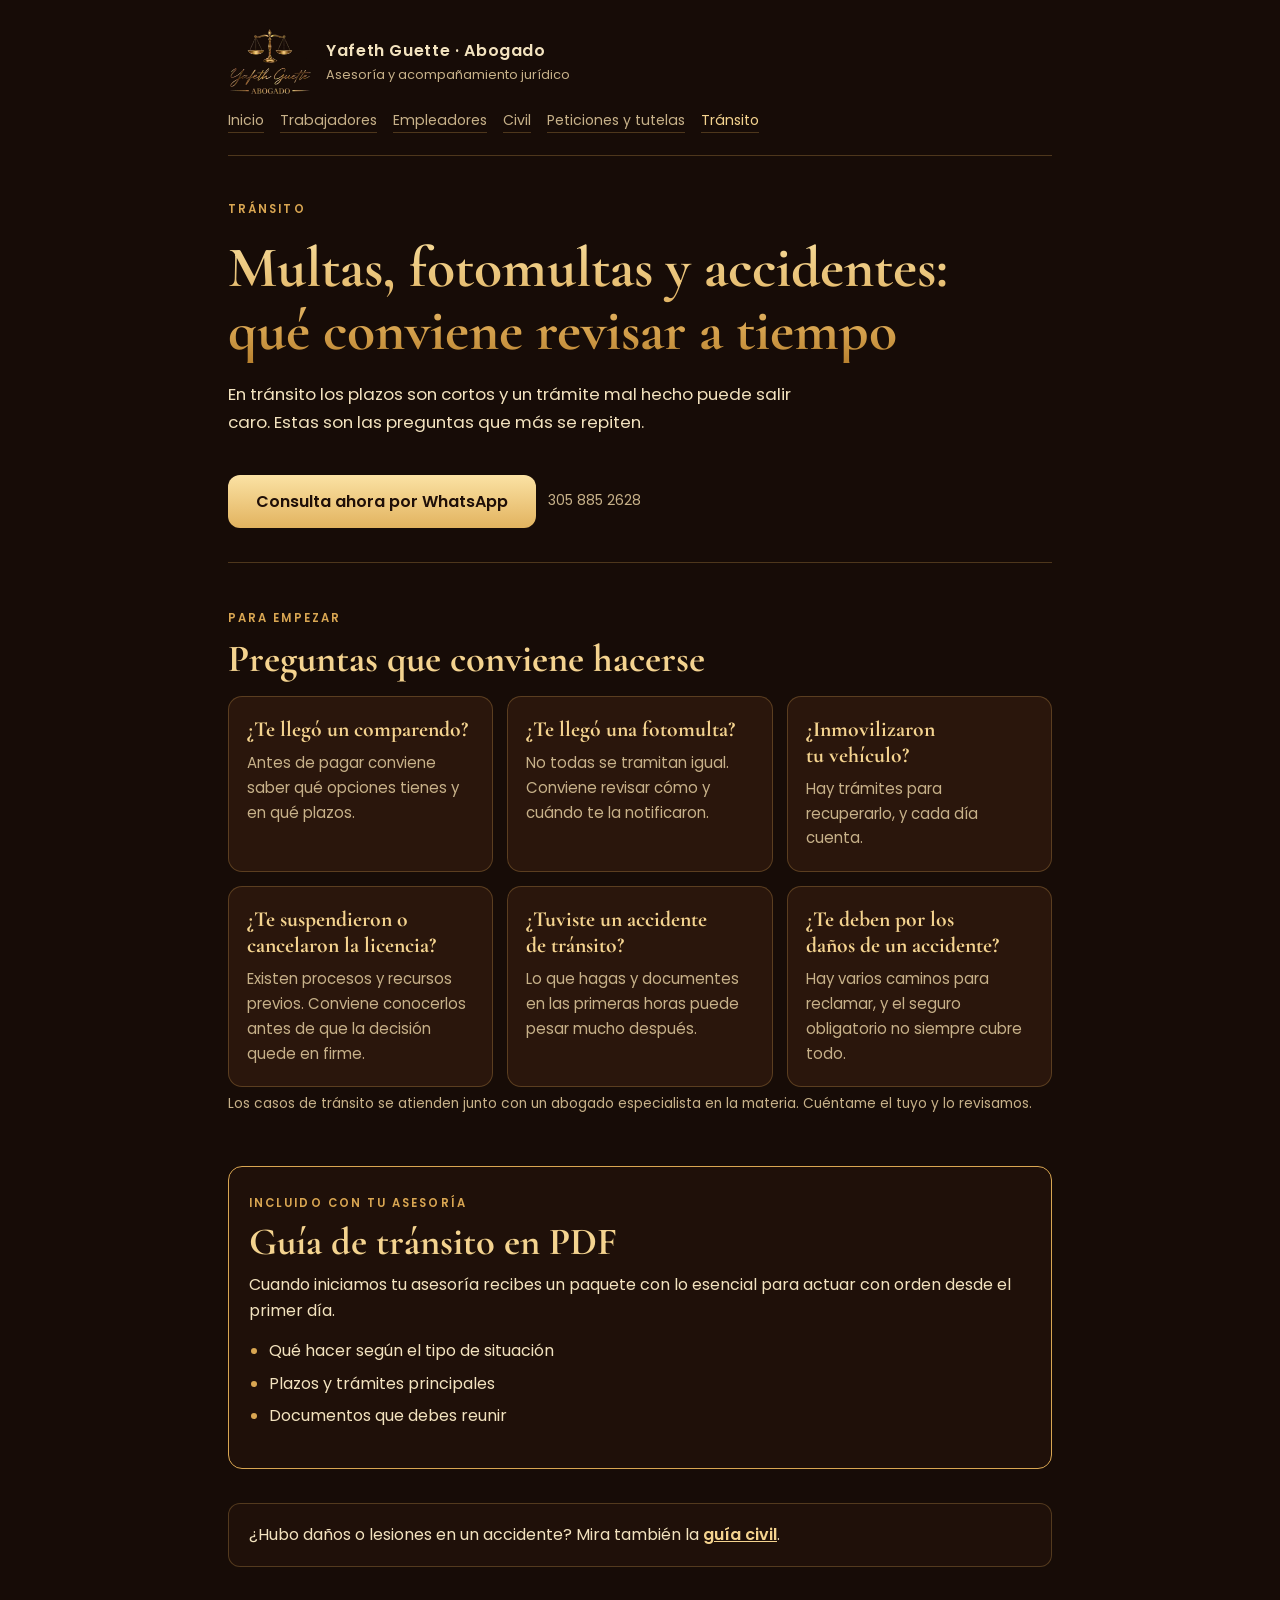
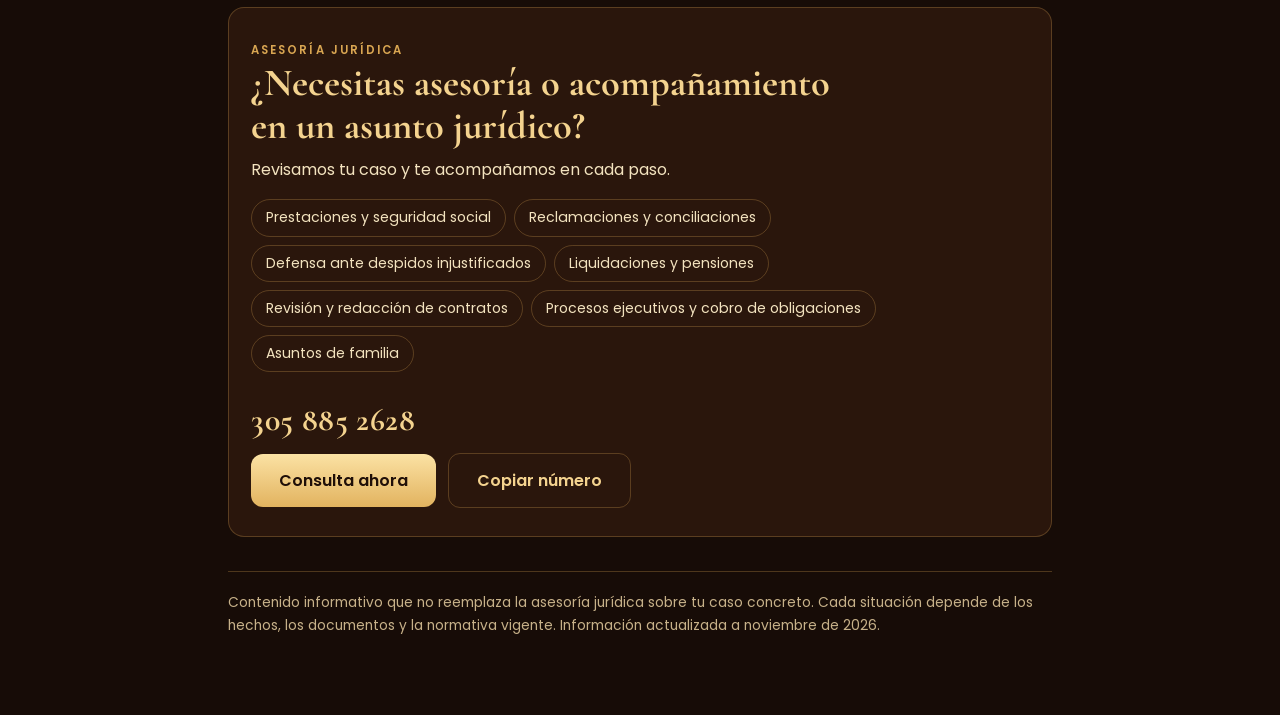
<file: transito.html>
<!doctype html>
<html lang="es">
<head>
<meta charset="utf-8">
<meta name="viewport" content="width=device-width,initial-scale=1,viewport-fit=cover">
<meta name="description" content="Comparendos, fotomultas, inmovilización, licencia y accidentes de tránsito: lo que conviene revisar a tiempo. Yafeth Guette, abogado.">
<meta property="og:type" content="website">
<meta property="og:title" content="Guía de tránsito | Yafeth Guette">
<meta property="og:description" content="Comparendos, fotomultas, inmovilización, licencia y accidentes de tránsito: lo que conviene revisar a tiempo. Yafeth Guette, abogado.">
<meta property="og:locale" content="es_CO">
<meta name="theme-color" content="#170c07">
<link rel="icon" type="image/webp" href="logo.webp">
<title>Guía de tránsito | Yafeth Guette</title>
<link rel="stylesheet" href="https://fonts.googleapis.com/css2?family=Cormorant+Garamond:wght@600;700&family=Poppins:wght@400;500;600&display=swap">
<link rel="stylesheet" href="styles.css">
</head>
<body>
<div class="wrap">
  <div class="top">
    <a class="brand" href="index.html" aria-label="Ir al inicio"><img alt="Logo de Yafeth Guette, abogado" src="logo.webp" width="84" height="66">
    <div><b>Yafeth Guette · Abogado</b><span>Asesoría y acompañamiento jurídico</span></div></a>
    <nav aria-label="Guías"><a href="index.html">Inicio</a><a href="trabajadores.html">Trabajadores</a><a href="empleadores.html">Empleadores</a><a href="civil.html">Civil</a><a href="peticiones.html">Peticiones y tutelas</a><a href="transito.html" aria-current="page">Tránsito</a></nav>
  </div>

  <div class="hero">
    <span class="label">Tránsito</span>
    <h1>Multas, fotomultas y accidentes: qué conviene revisar a tiempo</h1>
    <p class="intro">En tránsito los plazos son cortos y un trámite mal hecho puede salir caro. Estas son las preguntas que más se repiten.</p>
    <div class="cta-row">
      <a class="btn" href="https://wa.me/573058852628?text=Hola%20%F0%9F%91%8B%20Yafeth%2C%20estuve%20revisando%20tu%20gu%C3%ADa%20de%20tr%C3%A1nsito%20y%20necesito%20asesor%C3%ADa%20y%20acompa%C3%B1amiento%20jur%C3%ADdico%20%E2%9A%96%EF%B8%8F.%20Mi%20caso%20es%20el%20siguiente%3A%20" target="_blank" rel="noopener">Consulta ahora por WhatsApp</a>
      <span class="muted small">305 885 2628</span>
    </div>
  </div>

  <section>
    <span class="label">Para empezar</span>
    <h2>Preguntas que conviene hacerse</h2>
    <div class="hooks">
    <div class="hook"><h3>¿Te llegó un comparendo?</h3><p>Antes de pagar conviene saber qué opciones tienes y en qué plazos.</p></div>
    <div class="hook"><h3>¿Te llegó una fotomulta?</h3><p>No todas se tramitan igual. Conviene revisar cómo y cuándo te la notificaron.</p></div>
    <div class="hook"><h3>¿Inmovilizaron tu vehículo?</h3><p>Hay trámites para recuperarlo, y cada día cuenta.</p></div>
    <div class="hook"><h3>¿Te suspendieron o cancelaron la licencia?</h3><p>Existen procesos y recursos previos. Conviene conocerlos antes de que la decisión quede en firme.</p></div>
    <div class="hook"><h3>¿Tuviste un accidente de tránsito?</h3><p>Lo que hagas y documentes en las primeras horas puede pesar mucho después.</p></div>
    <div class="hook"><h3>¿Te deben por los daños de un accidente?</h3><p>Hay varios caminos para reclamar, y el seguro obligatorio no siempre cubre todo.</p></div>
  </div>
    <p class="small muted">Los casos de tránsito se atienden junto con un abogado especialista en la materia. Cuéntame el tuyo y lo revisamos.</p>
  </section>

  <div class="pkg">
    <span class="label">Incluido con tu asesoría</span>
    <h2>Guía de tránsito en PDF</h2>
    <p>Cuando iniciamos tu asesoría recibes un paquete con lo esencial para actuar con orden desde el primer día.</p>
    <ul class="plain"><li>Qué hacer según el tipo de situación</li><li>Plazos y trámites principales</li><li>Documentos que debes reunir</li></ul>
  </div>

  <div class="cross">¿Hubo daños o lesiones en un accidente? Mira también la <a href="civil.html">guía civil</a>.</div>

  <div class="offer" id="contacto">
    <span class="label">Asesoría jurídica</span>
    <h2>¿Necesitas asesoría o acompañamiento en un asunto jurídico?</h2>
    <p>Revisamos tu caso y te acompañamos en cada paso.</p>
    <ul class="svc">
      <li>Prestaciones y seguridad social</li>
      <li>Reclamaciones y conciliaciones</li>
      <li>Defensa ante despidos injustificados</li>
      <li>Liquidaciones y pensiones</li>
      <li>Revisión y redacción de contratos</li>
      <li>Procesos ejecutivos y cobro de obligaciones</li>
      <li>Asuntos de familia</li>
    </ul>
    <div class="phone" id="tel">305 885 2628</div>
    <div class="cta-row">
      <a class="btn" href="https://wa.me/573058852628?text=Hola%20%F0%9F%91%8B%20Yafeth%2C%20estuve%20revisando%20tu%20gu%C3%ADa%20de%20tr%C3%A1nsito%20y%20necesito%20asesor%C3%ADa%20y%20acompa%C3%B1amiento%20jur%C3%ADdico%20%E2%9A%96%EF%B8%8F.%20Mi%20caso%20es%20el%20siguiente%3A%20" target="_blank" rel="noopener">Consulta ahora</a>
      <button class="btn ghost" type="button" id="copy">Copiar número</button>
      <span class="muted small" id="copy-msg" aria-live="polite"></span>
    </div>
  </div>
  <footer class="small muted">
    <p>Contenido informativo que no reemplaza la asesoría jurídica sobre tu caso concreto. Cada situación depende de los hechos, los documentos y la normativa vigente. Información actualizada a noviembre de 2026.</p>
  </footer>
</div>
<script src="calc.js"></script>
</body>
</html>
</file>
<file: styles.css>
/* Marrón profundo y oro de la marca; guías de consulta con tablas y calculadoras sobrias. */
:root{
  --bg:#170c07; --bg-2:#1f1009; --card:#2a160c; --line:rgba(217,166,82,.28);
  --gold:#d9a652; --gold-hi:#f4d38f; --ink:#f3e3bf; --muted:#c7b189; --btn-ink:#1f0f08;
  --display:'Cormorant Garamond',Georgia,'Times New Roman',serif;
  --body:'Poppins',system-ui,-apple-system,'Segoe UI',sans-serif;
  color-scheme:dark;
}
*{box-sizing:border-box}
body{background:var(--bg);color:var(--ink);font-family:var(--body);font-size:16px;line-height:1.65;margin:0}
.wrap{max-width:860px;margin:0 auto;padding-block:28px 64px;
  padding-left:max(18px,env(safe-area-inset-left,0px));padding-right:max(18px,env(safe-area-inset-right,0px))}
a{color:var(--gold-hi)}
h1,h2,h3{font-family:var(--display);font-weight:700;line-height:1.1;margin:0;text-wrap:balance}
h1{font-size:clamp(2.3rem,7.5vw,3.6rem);background:linear-gradient(180deg,#f7dc9a,#d9a652 70%,#b9822f);-webkit-background-clip:text;background-clip:text;color:transparent}
h2{font-size:clamp(1.8rem,5vw,2.4rem);color:var(--gold-hi)}
h3{font-size:1.4rem;color:var(--gold-hi)}
p{margin:0 0 14px}
.muted{color:var(--muted)}
.small{font-size:.86rem}
.label{font-size:.72rem;letter-spacing:.18em;text-transform:uppercase;color:var(--gold);font-weight:600}

.top{display:flex;align-items:center;gap:14px;padding-bottom:22px;border-bottom:1px solid var(--line)}
.top img{width:84px;height:auto;display:block}
.top b{font-weight:600;letter-spacing:.04em}
.top span{display:block;font-size:.8rem;color:var(--muted)}

.hero{padding:44px 0 34px;display:grid;gap:18px}
.hero p{max-width:600px;font-size:1.05rem;color:var(--ink)}
.cta-row{display:flex;flex-wrap:wrap;gap:12px;align-items:center;margin-top:6px}
.btn{display:inline-block;background:linear-gradient(180deg,#fbe2a4,#e2b35f);color:var(--btn-ink);font:600 1rem var(--body);padding:14px 28px;border-radius:12px;text-decoration:none;border:0;cursor:pointer}
.btn:hover{filter:brightness(1.06)}
.btn.ghost{background:transparent;color:var(--gold-hi);border:1px solid var(--line)}
.btn:focus-visible,a:focus-visible,input:focus-visible,select:focus-visible{outline:2px solid var(--gold-hi);outline-offset:2px}
.jump{display:flex;flex-wrap:wrap;gap:8px 18px;margin-top:8px;font-size:.9rem}
.jump a{text-decoration:none;color:var(--muted);border-bottom:1px solid var(--line)}
.jump a:hover{color:var(--gold-hi)}

section{padding:46px 0 10px;border-top:1px solid var(--line);scroll-margin-top:12px}
section>.label{display:block;margin-bottom:10px}
section h2{margin-bottom:16px}
ul.plain{margin:0 0 16px;padding-left:20px}
ul.plain li{margin-bottom:6px}
ul.plain li::marker{color:var(--gold)}

.scroll{overflow-x:auto;margin:6px 0 18px}
table{border-collapse:collapse;width:100%;min-width:0;font-size:.93rem}
th,td{text-align:left;padding:10px 12px;border-bottom:1px solid var(--line);vertical-align:top}
th{font-size:.72rem;letter-spacing:.12em;text-transform:uppercase;color:var(--gold);font-weight:600}
td.num,th.num{text-align:right;font-variant-numeric:tabular-nums}

.note{border-left:3px solid var(--gold);background:var(--bg-2);padding:12px 16px;margin:6px 0 18px;font-size:.92rem;color:var(--ink)}
.calc{background:var(--card);border:1px solid var(--line);border-radius:14px;padding:20px;margin:22px 0}
.calc h3{margin-bottom:4px}
.calc .ex{display:inline-block;font-size:.72rem;letter-spacing:.12em;text-transform:uppercase;color:var(--btn-ink);background:var(--gold);border-radius:99px;padding:2px 10px;margin-left:8px;vertical-align:middle;font-family:var(--body);font-weight:600}
.grid{display:grid;grid-template-columns:repeat(auto-fit,minmax(210px,1fr));gap:14px;margin:16px 0}
.field{display:flex;flex-direction:column;gap:5px;min-width:0}
.field label{font-size:.8rem;color:var(--muted)}
input,select{font:400 1rem var(--body);color:var(--ink);background:var(--bg-2);border:1px solid var(--line);border-radius:10px;padding:11px 12px;width:100%;min-width:0}
.out{border-top:1px solid var(--line);padding-top:14px}
.out table{min-width:0}
.total{display:flex;justify-content:space-between;gap:12px;align-items:baseline;margin-top:8px;font-weight:600}
.total strong{font-family:var(--display);font-size:2rem;color:var(--gold-hi);font-variant-numeric:tabular-nums}
.err{color:#ffb4a0}

ol.steps{list-style:none;counter-reset:s;padding:0;margin:0 0 16px;display:grid;gap:12px}
ol.steps li{counter-increment:s;display:grid;grid-template-columns:34px 1fr;gap:12px;align-items:start}
ol.steps li::before{content:counter(s);width:34px;height:34px;border-radius:50%;border:1px solid var(--gold);color:var(--gold-hi);display:flex;align-items:center;justify-content:center;font-weight:600;font-size:.9rem}
.docs{display:grid;grid-template-columns:repeat(auto-fit,minmax(250px,1fr));gap:8px 22px;margin:0 0 16px;padding:0;list-style:none}
.docs label{display:flex;gap:10px;align-items:flex-start;cursor:pointer}
.docs input{width:18px;height:18px;margin-top:5px;flex:0 0 auto;accent-color:var(--gold)}

.offer{margin-top:40px;background:var(--card);border:1px solid var(--line);border-radius:16px;padding:28px 22px}
.offer h2{margin-bottom:10px}
.svc{display:flex;flex-wrap:wrap;gap:8px;margin:16px 0 22px;padding:0;list-style:none}
.svc li{border:1px solid var(--line);border-radius:99px;padding:6px 14px;font-size:.88rem}
.phone{font-family:var(--display);font-size:2rem;font-weight:700;color:var(--gold-hi);letter-spacing:.02em;user-select:all}
footer{margin-top:34px;padding-top:20px;border-top:1px solid var(--line)}
@media (prefers-reduced-motion:no-preference){.btn{transition:filter .15s}}

.top{justify-content:space-between;flex-wrap:wrap}
.top .brand{display:flex;align-items:center;gap:14px}
.top nav{display:flex;gap:16px;font-size:.88rem;flex-wrap:wrap}
.top nav a{color:var(--muted);text-decoration:none;border-bottom:1px solid var(--line)}
.top nav a:hover,.top nav a[aria-current]{color:var(--gold-hi)}
.doors{display:grid;grid-template-columns:repeat(auto-fit,minmax(280px,1fr));gap:18px;margin:8px 0 10px}
.door{display:flex;flex-direction:column;gap:10px;background:var(--card);border:1px solid var(--line);border-radius:16px;padding:26px 22px;text-decoration:none;color:var(--ink);min-width:0}
.door:hover{border-color:var(--gold)}
.door h2{font-size:clamp(1.7rem,4.5vw,2.1rem);margin:0}
.door p{margin:0;color:var(--muted)}
.door ul{margin:4px 0 8px;padding-left:20px;color:var(--ink);font-size:.93rem}
.door ul li::marker{color:var(--gold)}
.door .go{margin-top:auto;font-weight:600;color:var(--gold-hi)}
.cross{margin-top:34px;padding:18px 20px;border:1px solid var(--line);border-radius:12px;background:var(--bg-2)}
.cross a{font-weight:600}

.hooks{display:grid;grid-template-columns:repeat(auto-fit,minmax(260px,1fr));gap:14px;margin:14px 0 6px}
.hook{background:var(--card);border:1px solid var(--line);border-radius:14px;padding:20px 18px;min-width:0}
.hook h3{margin:0 0 8px;font-size:1.35rem;line-height:1.2}
.hook p{margin:0;color:var(--muted);font-size:.94rem}
.pkg{margin:26px 0 8px;padding:22px 20px;border:1px solid var(--gold);border-radius:14px;background:var(--bg-2)}
.pkg h2{margin:6px 0 8px}
.intro{font-size:1.05rem;max-width:62ch}
.top a.brand{text-decoration:none;color:inherit}
.top a.brand:hover b{color:var(--gold-hi)}
.who{display:grid;grid-template-columns:150px 1fr;gap:20px;align-items:center;margin:6px 0 24px;padding:16px;border:1px solid var(--line);border-radius:16px;background:var(--card)}
.who img{width:150px;height:auto;aspect-ratio:3/4;object-fit:cover;border-radius:12px;border:1px solid var(--gold);display:block}
.who h2{font-size:clamp(1.6rem,5vw,2rem);margin:4px 0 6px}
.who p{margin:0;color:var(--muted)}
@media (max-width:440px){.who{grid-template-columns:110px 1fr;gap:14px;padding:12px}.who img{width:110px}}
</file>
